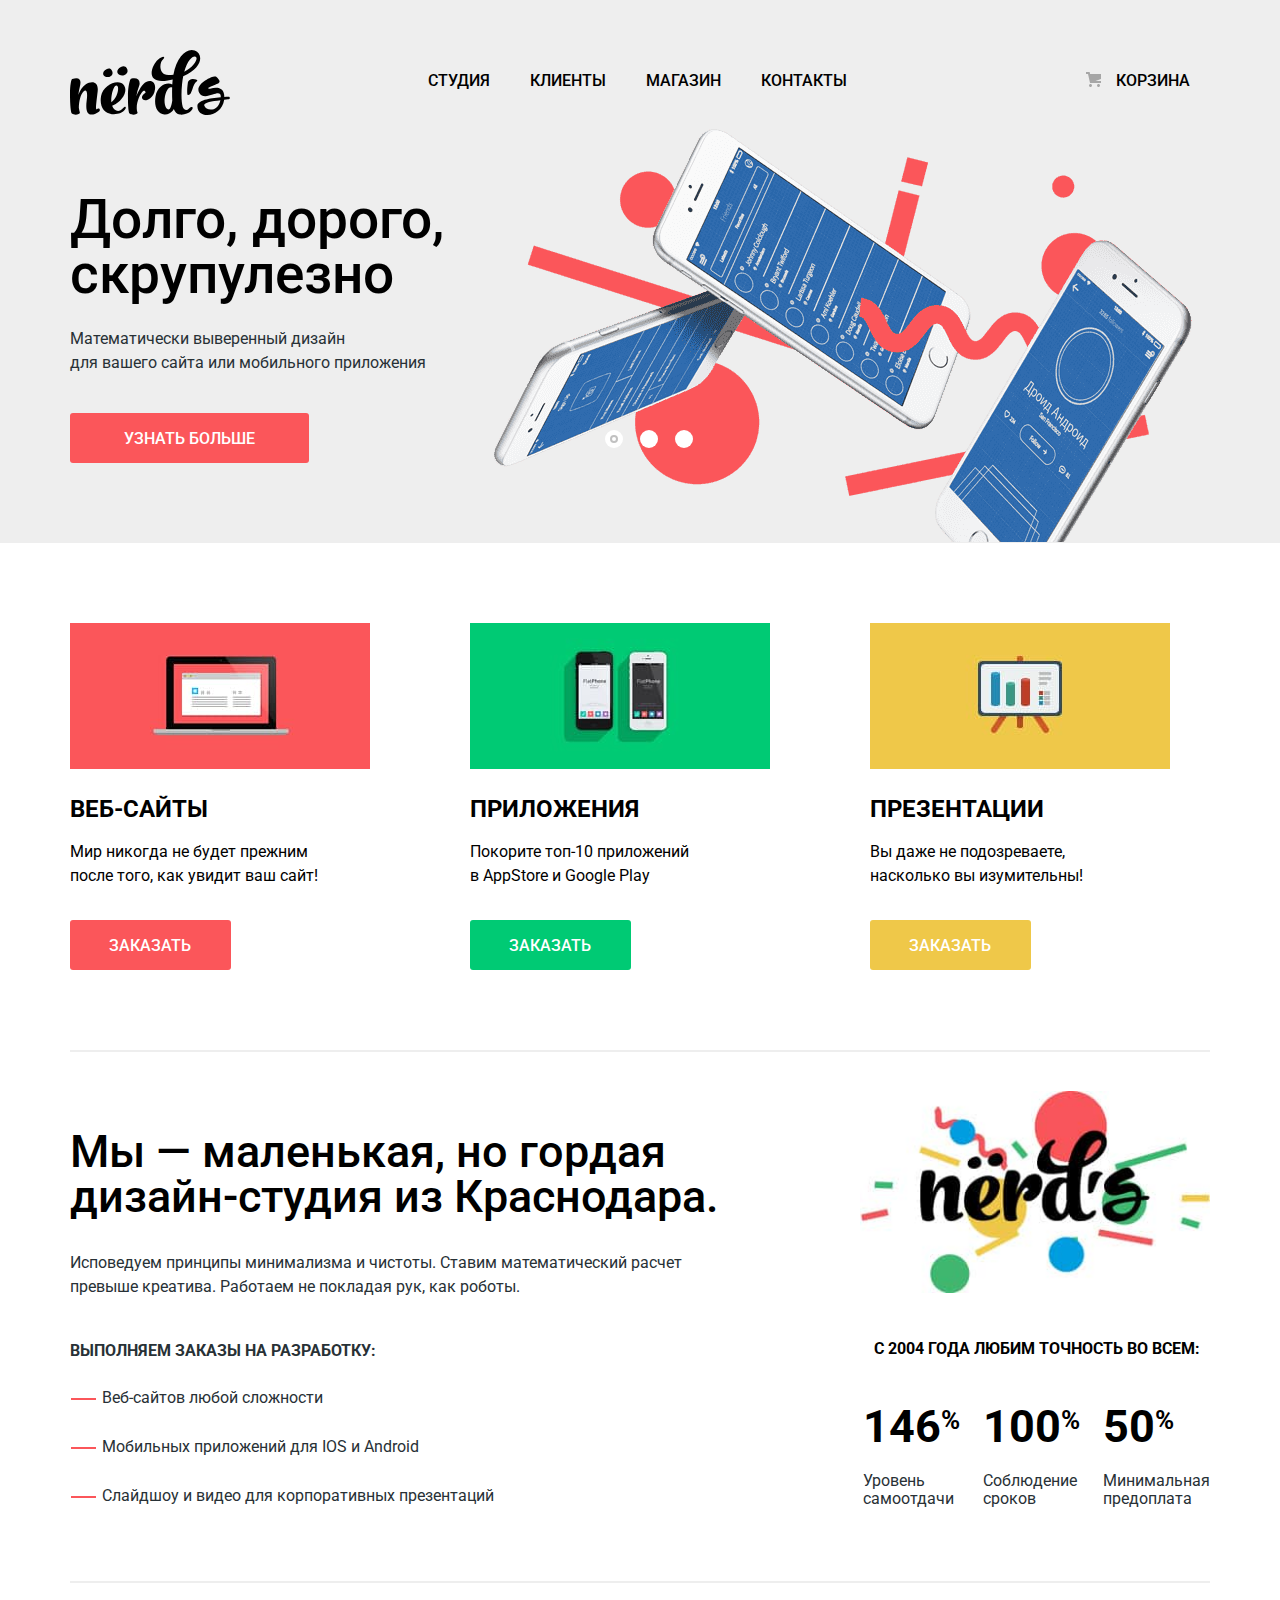
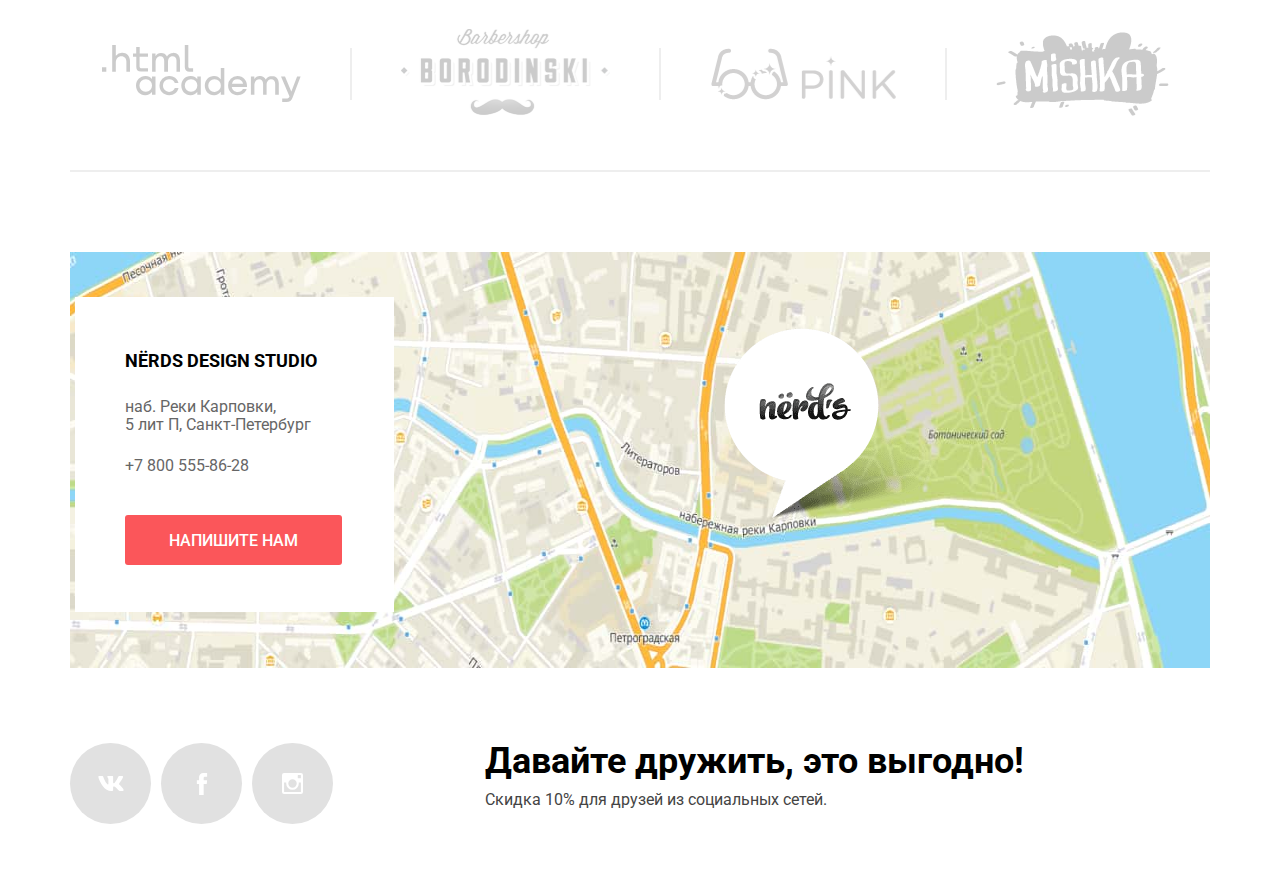
<file: index.html>
<!DOCTYPE html>
<html class="page" lang="ru">

<head>
  <meta charset="utf-8">
  <link rel="icon" href="favicon.ico">
  <link rel="icon" href="img/favicon/icon.svg" type="image/svg+xml">
  <link rel="apple-touch-icon" href="img/favicon/180.png">
  <link rel="manifest" href="manifest.webmanifest">
  <link href="https://fonts.googleapis.com/css2?family=Roboto:wght@400;500;700&display=swap" rel="stylesheet">
  <link rel="stylesheet" href="css/normalize.css">
  <link rel="stylesheet" href="css/style.css">
  <title>Интернет магазин «Nёrds»</title>
</head>

<body class="page-body">
  <header class="main-header">
    <nav class="main-navigation">
      <div class="main-navigation-container">
        <a class="main-header-logo">
          <img src="img/nerds-logo.svg" width="160" height="65" alt="Логотип интернет магазина">
        </a>
        <ul class="site-navigation">
          <li>
            <a href="blank.html">Студия</a>
          </li>
          <li>
            <a href="blank.html">Клиенты</a>
          </li>
          <li>
            <a href="catalog.html">Магазин</a>
          </li>
          <li>
            <a href="blank.html">Контакты</a>
          </li>
        </ul>
        <ul class="user-navigation">
          <li>
            <a class="cart" href="blank.html">Корзина</a>
          </li>
        </ul>
      </div>
    </nav>
  </header>
  <main class="main-page">
    <h1 class="visually-hidden">Интернет магазин «Nёrds»</h1>
    <section class="slider">
      <div class="slider-container slide-1">
        <!--Slide №1-->
        <h2 class="visually-hidden">Преимущества</h2>
        <ul class="slider-list ">
          <li class="slider-item slide slide-current">
            <h2 class="visually-hidden">Первый слайд</h2>
            <p class="slide-text">Долго, дорого,<br>скрупулезно</p>
            <p class="slide-advantage">Математически выверенный дизайн<br>для вашего сайта или мобильного приложения
            </p>
            <a class="button slide-button" href="blank.html">Узнать больше</a>
          </li>
          <!--Slide №2-->
          <li class="slider-item slide ">
            <h2 class="visually-hidden">Второй слайд</h2>
            <p class="slide-text">Любим математику,<br>как никто другой</p>
            <p class="slide-advantage">Никакого креатива, только математические формулы<br>для расчета идеальных
              пропорций
            </p>
            <a class="button slide-button" href="blank.html">Узнать больше</a>
          </li>
          <!--Slide №3-->
          <li class="slider-item slide">
            <h2 class="visually-hidden">Третий слайд</h2>
            <p class="slide-text">Только ночь,<br>только хардкор</p>
            <p class="slide-advantage">Работать днем, как все? Мы против этого.<br>Ближе к полуночи работа только
              начинается
            </p>
            <a class="button slide-button" href="blank.html">Узнать больше</a>
          </li>
        </ul>
        <div class="slider-controls">
          <button class="slider-controls__button current" type="button"></button>
          <button class="slider-controls__button" type="button"></button>
          <button class="slider-controls__button" type="button"></button>
        </div>
      </div>
    </section>
    <div class="container">
      <section class="services">
        <h2 class="visually-hidden">Услуги</h2>
        <ul class="services-list">
          <li class="service-item">
            <h3>Веб-сайты</h3>
            <img src="img/illustration-1.jpg" width="300" height="146" alt="Ноутбук">
            <p>Мир никогда не будет прежним<br>после того, как увидит ваш сайт!</p>
            <button class="button button-red" type="button">Заказать</button>
          </li>
          <li class="service-item">
            <h3>Приложения</h3>
            <img src="img/illustration-2.jpg" width="300" height="146" alt="Мобильные телефоны">
            <p>Покорите топ-10 приложений<br>в AppStore и Google Play</p>
            <button class="button button-green" type="button">Заказать</button>
          </li>
          <li class="service-item">
            <h3>Презентации</h3>
            <img src="img/illustration-3.jpg" width="300" height="146" alt="Плакат">
            <p>Вы даже не подозреваете,<br>насколько вы изумительны!</p>
            <button class="button button-yellow" type="button">Заказать</button>
          </li>
        </ul>
        <hr class="hr-line">
      </section>
      <div class="index-columns">
        <h2 class="visually-hidden">О компании</h2>
        <section class="about-us">
          <h2 class="visually-hidden">Кто мы?</h2>
          <p class="about-us__title">Мы — маленькая, но гордая<br>дизайн-студия из Краснодара.</p>
          <p class="about-us__info">Исповедуем принципы минимализма и чистоты. Ставим математический расчет<br>превыше
            креатива. Работаем не
            покладая рук, как роботы.</p>
          <p class="order-title">Выполняем заказы на разработку:</p>
          <ul class="orders-list">
            <li class="order-item">Веб-сайтов любой сложности</li>
            <li class="order-item">Мобильных приложений для IOS и Android</li>
            <li class="order-item">Слайдшоу и видео для корпоративных презентаций</li>
          </ul>
        </section>
        <section class="results">
          <h2 class="visually-hidden">Что мы любим?</h2>
          <img class="results-logo" src="img/nerds-illustration.jpg" width="360" height="208"
            alt="Логотип интернет магазина">
          <table class="results-table">
            <caption class="results__info"> С 2004 года любим точность во всем:</caption>
            <tr class="results-list">
              <td class="results-number">146<span class="percent">%</span></td>
              <td class="results-number">100<span class="percent">%</span></td>
              <td class="results-number">50<span class="percent">%</span></td>
            </tr>
            <tr class="results-list">
              <td class="results-item">Уровень<br>самоотдачи</td>
              <td class="results-item">Соблюдение<br>сроков</td>
              <td class="results-item">Минимальная<br>предоплата</td>
            </tr>
          </table>
        </section>
      </div>
      <section class="clients">
        <h2 class="visually-hidden">Клиенты</h2>
        <ul class="clients-list">
          <li><a href="https://htmlacademy.ru/intensive/htmlcss"><img src="img/logo-htmlacademy.svg" width="199"
                height="57" alt="Логотип сайта htmlacademy"></a></li>
          <li><img class="vertical-line" src="img/vertical-line.png" width="2" height="52" alt="Разделительная линия">
          </li>
          <li><a><img src="img/logo-barbershop-borodinski.svg" width="209" height="90"
                alt="Логотип сайта Barbershop Borodinski"></a></li>
          <li><img class="vertical-line" src="img/vertical-line.png" width="2" height="52" alt="Разделительная линия">
          </li>
          <li><a><img src="img/logo-pink.svg" width="185" height="52" alt="Логотип сайта Pink"></a></li>
          <li><img class="vertical-line" src="img/vertical-line.png" width="2" height="52" alt="Разделительная линия">
          </li>
          <li><a><img src="img/logo-mishka.svg" width="173" height="84" alt="Логотип сайта Mishka"></a></li>
        </ul>
      </section>
    </div>
    <h2 class="visually-hidden">Контакты</h2>
    <section class="map-contacts">
      <h2 class="visually-hidden">Адрес и местоположение на карте</h2>
      <div class="map-contacts-container">
        <div class="map">
          <img class="map-img" src="img/map.jpg" width="1440" height="416"
            alt="Местоположение интернет магазин «Nёrds» на карте">
          <section class="contacts">
            <h4>Nёrds design studio</h4>
            <p class="address">наб. Реки Карповки,<br>5 лит П, Санкт-Петербург</p>
            <a class="contacts-phone" href="tel:+78005558628">+7 800 555-86-28</a>
            <a class="button contacts__button" href="blank.html">Напишите нам</a>
          </section>
          <div class="map-marker"><img src="img/map-marker-1.png" width="231" height="190" alt="Маркер на карте"></div>
        </div>
      </div>
    </section>
  </main>
  <footer class="main-footer page-footer">
    <div class="container">
      <section class="footer-social">
        <h2 class="visually-hidden">Как нас найти</h2>
        <ul class="social-list">
          <li class="social-item">
            <a class="social-button" href="#">
              <span class="visually-hidden">Вконтакте</span>
              <svg aria-hidden="true" focusable="false" width="26" height="15" viewBox="0 0 128 76">
                <path
                  d="M125,5.15c.89-3,0-5.15-4.23-5.15h-14a6,6,0,0,0-6.09,4S93.59,21.31,83.5,32.59c-3.26,3.26-4.74,4.3-6.52,4.3-.89,0-2.18-1-2.18-4V5.15c0-3.56-1-5.15-4-5.15h-22a3.37,3.37,0,0,0-3.56,3.22c0,3.37,5,4.15,5.56,13.64V37.48c0,4.52-.82,5.34-2.6,5.34-4.74,0-16.29-17.43-23.13-37.38C23.72,1.57,22.38,0,18.8,0H4.8C.8,0,0,1.88,0,4c0,3.71,4.75,22.1,22.1,46.42C33.67,67,50,76,64.8,76c8.9,0,10-2,10-5.45V58c0-4,.84-4.8,3.66-4.8,2.08,0,5.64,1,13.94,9C101.9,71.74,103.46,76,108.8,76h14c4,0,6-2,4.85-6s-5.8-9.64-11.81-16.4c-3.27-3.86-8.16-8-9.64-10.09-2.08-2.67-1.49-3.86,0-6.23,0,0,17-24,18.83-32.18Z"
                  fill="#fff" />
              </svg>
            </a>
          </li>
          <li class="social-item">
            <a class="social-button" href="#">
              <span class="visually-hidden">Фейсбук</span>
              <svg aria-hidden="true" focusable="false" width="12" height="22" viewBox="0 0 10.15 21.74">
                <path
                  d="M3.34 1.12A4.77 4.77 0 0 1 6.53 0h3.61v3.81H7.81a1.07 1.07 0 0 0-1.09.83v2.55h3.42c-.08 1.23-.24 2.45-.41 3.67h-3v10.87H2.21V10.86H0V7.21h2.19V3.66a3.83 3.83 0 0 1 1.15-2.54z"
                  fill="#fff" />
              </svg>
            </a>
          </li>
          <li class="social-item">
            <a class="social-button" href="#">
              <span class="visually-hidden">Инстаграм</span>
              <svg aria-hidden="true" focusable="false" width="21" height="21" viewBox="0 0 20 20">
                <path
                  d="M18 0H2a2 2 0 0 0-2 2v16a2 2 0 0 0 2 2h16a2 2 0 0 0 2-2V2a2 2 0 0 0-2-2zm-8 6a4 4 0 1 1-4 4 4 4 0 0 1 4-4zM2.5 18a.47.47 0 0 1-.5-.5V9h2.1a3.4 3.4 0 0 0-.1 1 6 6 0 1 0 12 0 3.4 3.4 0 0 0-.1-1H18v8.5a.47.47 0 0 1-.5.5zM18 4.5a.47.47 0 0 1-.5.5h-2a.47.47 0 0 1-.5-.5v-2a.47.47 0 0 1 .5-.5h2a.47.47 0 0 1 .5.5z"
                  fill="#fff" />
              </svg>
            </a>
          </li>
        </ul>
      </section>
      <section class="footer-info">
        <h2 class="visually-hidden">Специальное предложение</h2>
        <p class="footer-text">Давайте дружить, это выгодно!</p>
        <p class="footer-sale">Скидка 10% для друзей из социальных сетей.</p>
      </section>
    </div>
  </footer>
  <!--Popup-->
  <section class="modal modal-email">
    <h2>Напишите нам</h2>
    <form class="modal-form" action="https://echo.htmlacademy.ru" method="post">
      <p class="modal-item modal-item__name ">
        <label for="username-field">Ваше имя:</label>
        <input class="login-icon-user" id="username-field" type="text" name="username" placeholder="Имя Фамилия">
      </p>
      <p class="modal-item modal-item__email">
        <label for="email-field">Ваш email:</label>
        <input class="login-icon-email" id="email-field" type="email" name="mail" placeholder="email@example.com">
      </p>
      <p class="modal-item modal-item__textarea">
        <label for="textarea-field" class="textarea-title">Текст письма:</label>
        <textarea id="textarea-field" name="letter" cols="30" rows="10" placeholder="В свободной форме"></textarea>
      </p>
      <button class="button button-email" type="submit" value="Отправить">Отправить</button>
    </form>
    <button class="modal-close" type="button">
      <span class="visually-hidden">Закрыть</span>
    </button>
  </section>

  <script src="js/popup.js"></script>

</body>

</html>
</file>
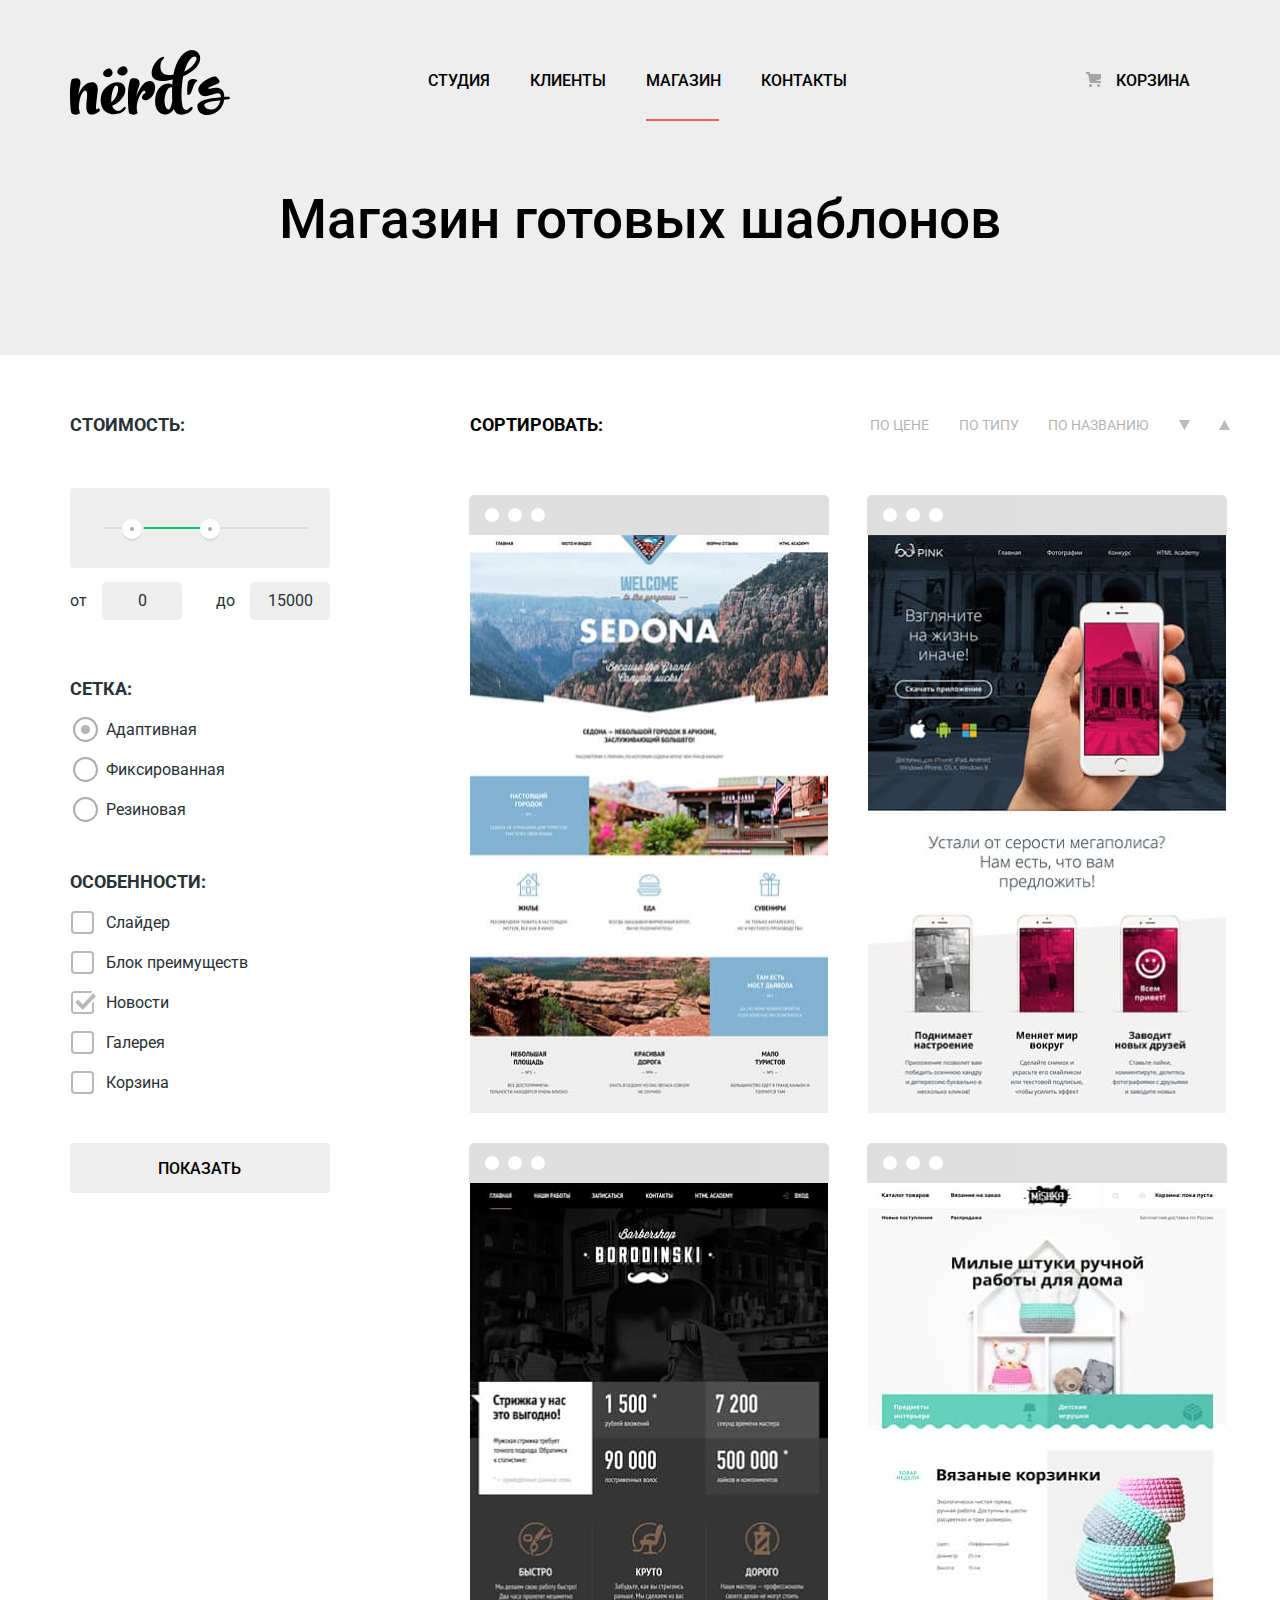
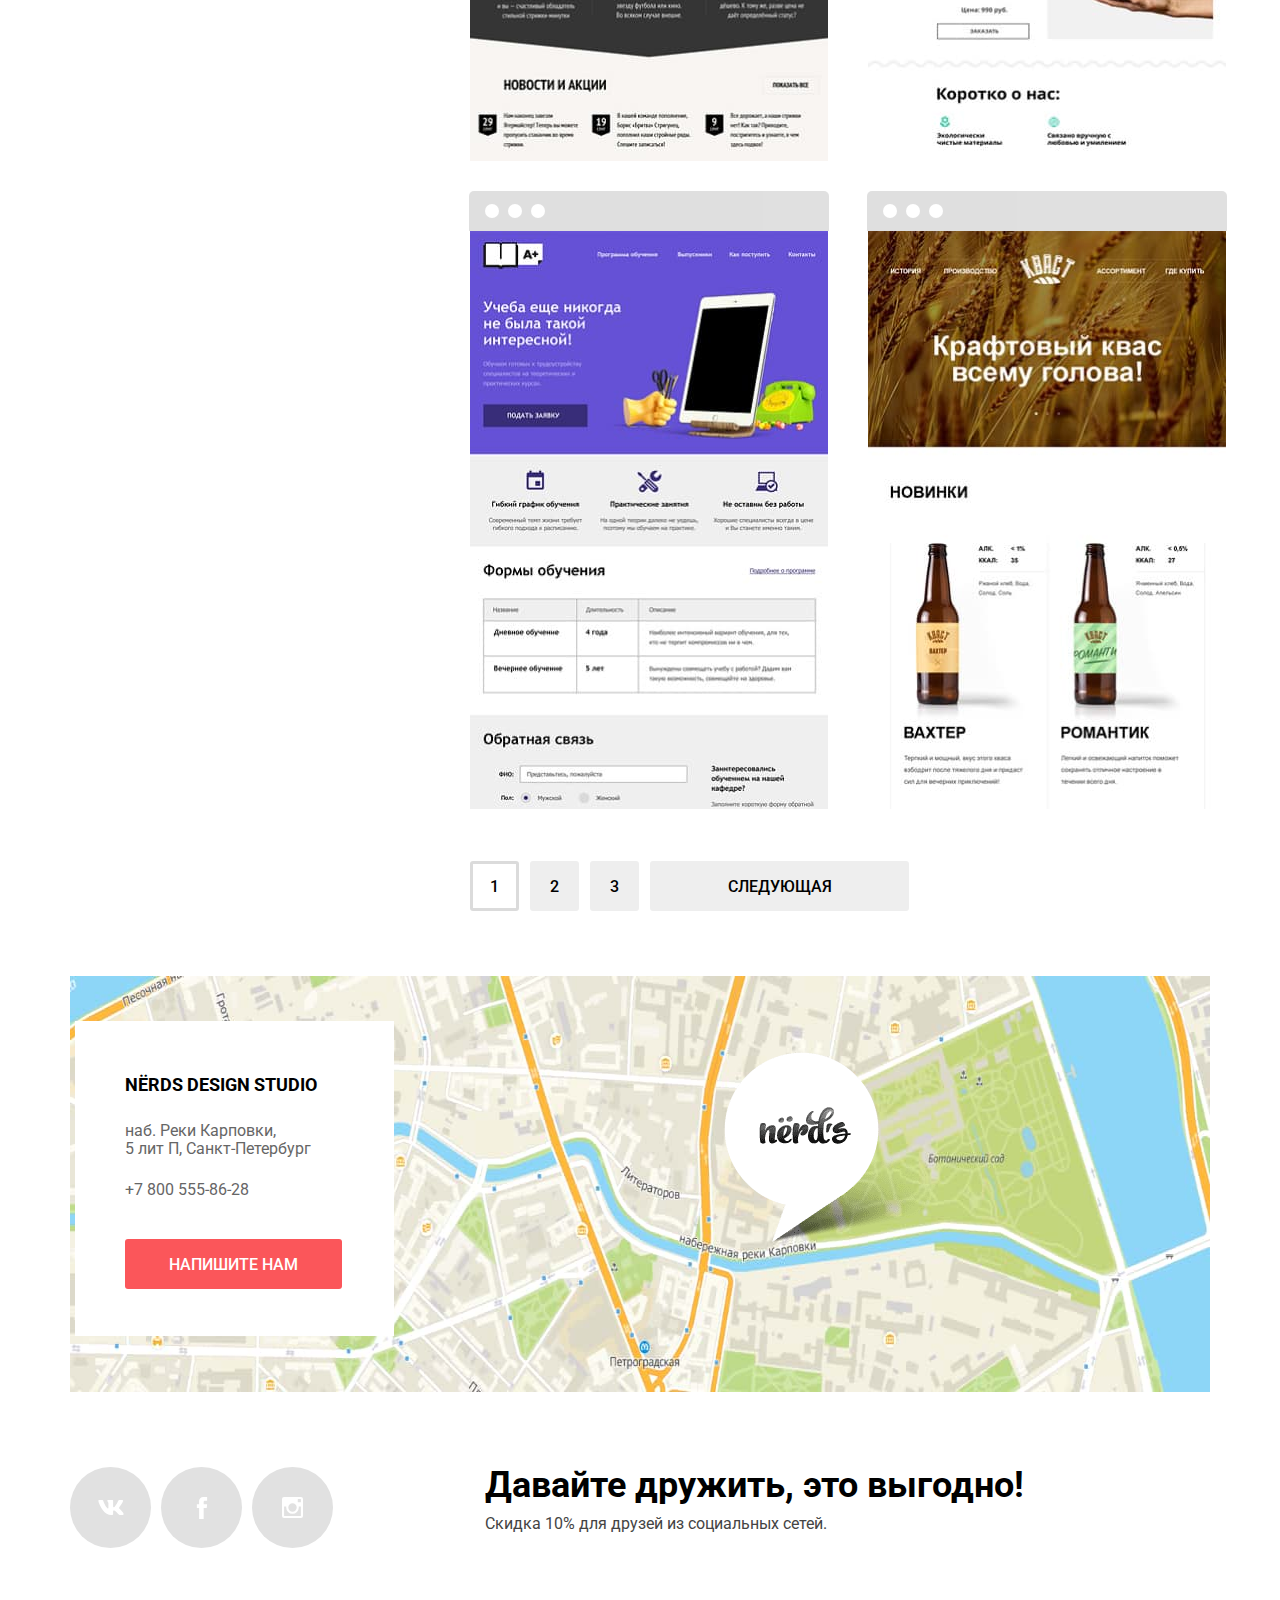
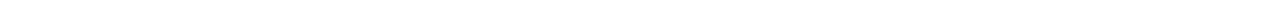
<file: catalog.html>
<!DOCTYPE html>
<html lang="ru">

<head>
  <meta charset="UTF-8">
  <link rel="icon" href="favicon.ico">
  <link rel="icon" href="img/favicon/icon.svg" type="image/svg+xml">
  <link rel="apple-touch-icon" href="img/favicon/180.png">
  <link rel="manifest" href="manifest.webmanifest">
  <link href="https://fonts.googleapis.com/css2?family=Roboto:wght@400;500;700&display=swap" rel="stylesheet">
  <link rel="stylesheet" href="css/normalize.css">
  <link rel="stylesheet" href="css/style.css">
  <title>Интернет магазин «Nёrds»</title>
</head>

<body class="page-body inner-page">
  <header class="main-header-catalog">
    <nav class="main-navigation">
      <div class="main-navigation-container">
        <a class="main-header-logo" href="index.html">
          <img src="img/nerds-logo.svg" width="160" height="65" alt="Логотип интернет магазина">
        </a>
        <ul class="site-navigation">
          <li>
            <a href="blank.html">Студия</a>
          </li>
          <li>
            <a href="blank.html">Клиенты</a>
          </li>
          <li class="site-navigation-current">
            <a href="catalog.html">Магазин</a>
          </li>
          <li>
            <a href="blank.html">Контакты</a>
          </li>
        </ul>
        <ul class="user-navigation">
          <li>
            <a class="cart" href="blank.html">Корзина</a>
          </li>
        </ul>
      </div>
    </nav>
    <div class="page-title-bar">
      <h1 class="page-title">Магазин готовых шаблонов</h1>
    </div>
  </header>
  <main class="page-catalog container">
    <section class="sort">
      <h2 class="visually-hidden">Сортировка</h2>
      <p class="sort-subtitle">Сортировать:</p>
      <ul class="sort-list">
        <li class="sort-item"><a href="#">По цене</a></li>
        <li class="sort-item"><a href="#">По типу</a></li>
        <li class="sort-item"><a href="#">По названию</a></li>
        <li class="sort-item"><a href="#"><img src="img/icon-down-dir.svg" width="11" height="10" alt="Стрелка вниз"></a></li>
        <li class="sort-item"><a href="#"><img src="img/icon-up-dir.svg" width="11" height="10" alt="Стрелка вверх"></a></li>
      </ul>
    </section>
    <section class="filters">
      <h2 class="visually-hidden">Фильтр товаров</h2>
      <form class="filter" action="https://echo.htmlacademy.ru" method="post">
        <fieldset class="filter-cost">
          <legend>Стоимость:</legend>
          <div class="filter-range">
            <div class="range-controls">
              <div class="scale">
                <div class="bar" style="width: 30%; margin-left: 20%;"></div>
              </div>
              <div class="toggle toggle-min" tabindex="0" style="left: 20%;"></div>
              <div class="toggle toggle-max" tabindex="0" style="left: 50%;"></div>
            </div>
            <div class="price-controls">
              <label for="from" class="min-price">
                от
                <input id="from" type="text" name="min-price" value="0">
              </label>
              <label for="before" class="max-price">
                до
                <input id="before" type="text" name="max-price" value="15000">
              </label>
            </div>
          </div>
        </fieldset>
        <fieldset class="grid">
          <legend>Сетка:</legend>
          <ul class="grid-list">
            <li class="grid-item">
              <input class="grid-input-radio visually-hidden" id="filter-adaptive" type="radio" name="grid"
                value="adaptive" checked>
              <label for="filter-adaptive">Адаптивная</label>
            </li>
            <li class="grid-item">
              <input class="grid-input-radio visually-hidden" id="filter-fixed" type="radio" name="grid" value="fixed">
              <label for="filter-fixed">Фиксированная</label>
            </li>
            <li class="grid-item">
              <input class="grid-input-radio visually-hidden" id="filter-rubber" type="radio" name="grid"
                value="rubber">
              <label for="filter-rubber">Резиновая</label>
            </li>
          </ul>
        </fieldset>
        <fieldset class="features">
          <legend>Особенности:</legend>
          <ul class="features-list">
            <li class="feature-item">
              <input class="feature-input-checkbox visually-hidden" id="filter-slider" type="checkbox" name="slider">
              <label for="filter-slider">Слайдер</label>
            </li>
            <li class="feature-item">
              <input class="feature-input-checkbox visually-hidden" id="filter-advantages-block" type="checkbox"
                name="advantages-block">
              <label for="filter-advantages-block">Блок преимуществ</label>
            </li>
            <li class="feature-item">
              <input class="feature-input-checkbox visually-hidden" id="filter-news" type="checkbox" name="news"
                checked>
              <label for="filter-news">Новости</label>
            </li>
            <li class="feature-item">
              <input class="feature-input-checkbox visually-hidden" id="filter-gallery" type="checkbox" name="gallery">
              <label for="filter-gallery">Галерея</label>
            </li>
            <li class="feature-item">
              <input class="feature-input-checkbox visually-hidden" id="filter-basket" type="checkbox" name="basket">
              <label for="filter-basket">Корзина</label>
            </li>
          </ul>
        </fieldset>
        <p>
          <button class="button button__filter" type="submit">Показать</button>
        </p>
      </form>
    </section>
    <section class="templates">
      <h2 class="visually-hidden">Примеры готовых шаблонов</h2>
      <ul class="templates-list">
        <li class="template-item">
          <div class="template-cap">
            <ul class="template-cap-list">
              <li class="template-cap-item"></li>
              <li class="template-cap-item"></li>
              <li class="template-cap-item"></li>
            </ul>
          </div>
          <div class="template-info">
            <a class="template-name" href="#">Sedona</a>
            <p class="template-description">Информационный сайт<br>для туристов</p>
            <button class="button button-price">9 900 &#8381;</button>
          </div>
          <img class="template-img" src="img/catalog/img-sedona.jpg" width="358" height="578" alt="Сайт-Sedona">
        </li>
        <li class="template-item">
          <div class="template-cap">
            <ul class="template-cap-list">
              <li class="template-cap-item"></li>
              <li class="template-cap-item"></li>
              <li class="template-cap-item"></li>
            </ul>
          </div>
          <div class="template-info">
            <a class="template-name" href="#">Pink app</a>
            <p class="template-description">Продуктовый лендинг<br>приложения для iOS и Android</p>
            <button class="button button-price">9 900 &#8381;</button>
          </div>
          <img class="template-img" src="img/catalog/img-pink.jpg" width="358" height="578" alt="Сайт-Pink app">
        </li>
        <li class="template-item">
          <div class="template-cap">
            <ul class="template-cap-list">
              <li class="template-cap-item"></li>
              <li class="template-cap-item"></li>
              <li class="template-cap-item"></li>
            </ul>
          </div>
          <div class="template-info">
            <a class="template-name" href="#">Barbershop</a>
            <p class="template-description">Сайт салона красоты.<br>Для мужчин, да.</p>
            <button class="button button-price">9 900 &#8381;</button>
          </div>
          <img class="template-img" src="img/catalog/img-barbershop.jpg" width="358" height="578" alt="Сайт-Barbershop">
        </li>
        <li class="template-item">
          <div class="template-cap">
            <ul class="template-cap-list">
              <li class="template-cap-item"></li>
              <li class="template-cap-item"></li>
              <li class="template-cap-item"></li>
            </ul>
          </div>
          <div class="template-info">
            <a class="template-name" href="#">Mishka</a>
            <p class="template-description">Интернет-магазин<br>вязаных игрушек</p>
            <button class="button button-price">9 900 &#8381;</button>
          </div>
          <img class="template-img" src="img/catalog/img-mishka.jpg" width="358" height="578" alt="Сайт-Mishka">
        </li>
        <li class="template-item">
          <div class="template-cap">
            <ul class="template-cap-list">
              <li class="template-cap-item"></li>
              <li class="template-cap-item"></li>
              <li class="template-cap-item"></li>
            </ul>
          </div>
          <div class="template-info">
            <a class="template-name" href="#">A plus</a>
            <p class="template-description">Лендинг курсов повышения<br>квалификации</p>
            <button class="button button-price">9 900 &#8381;</button>
          </div>
          <img class="template-img" src="img/catalog/img-aplus.jpg" width="358" height="578" alt="Сайт-A plus">
        </li>
        <li class="template-item">
          <div class="template-cap">
            <ul class="template-cap-list">
              <li class="template-cap-item"></li>
              <li class="template-cap-item"></li>
              <li class="template-cap-item"></li>
            </ul>
          </div>
          <div class="template-info">
            <a class="template-name" href="#">Кваст</a>
            <p class="template-description">Промо-сайт производителя<br>крафтового кваса</p>
            <button class="button button-price">9 900 &#8381;</button>
          </div>
          <img class="template-img" src="img/catalog/img-kvast.jpg" width="358" height="578" alt="Сайт-Кваст">
        </li>
      </ul>
      <ul class="pagination-list">
        <li class="pagination-item"><a class="pagination-item__number pagination-item-current">1</a></li>
        <li class="pagination-item"><a class="pagination-item__number " href="#">2</a></li>
        <li class="pagination-item"><a class="pagination-item__number" href="#">3</a></li>
        <li class="pagination-item pagination-item__next"><a class="pagination-item__number" href="#">Следующая</a></li>
      </ul>
    </section>
  </main>
  <section class="map-contacts">
    <h2 class="visually-hidden">Адрес и местоположение на карте</h2>
    <div class="map-contacts-container">
      <div class="map"><img class="map-img" src="img/map.jpg" width="1440" height="416"
          alt="Местоположение интернет магазин «Nёrds» на карте">
        <section class="contacts">
          <h4>Nёrds design studio</h4>
          <p class="address">наб. Реки Карповки,<br>5 лит П, Санкт-Петербург</p>
          <a class="contacts-phone" href="tel:+78005558628">+7 800 555-86-28</a>
          <a class="button contacts__button" href="blank.html">Напишите нам</a>
        </section>
        <div class="map-marker"><img src="img/map-marker-1.png" width="231" height="190" alt="Маркер на карте"></div>
      </div>
    </div>
  </section>
  <footer class="main-footer page-footer">
    <div class="container">
      <section class="footer-social">
        <h2 class="visually-hidden">Как нас найти</h2>
        <ul class="social-list">
          <li class="social-item">
            <a class="social-button" href="#">
              <span class="visually-hidden">Вконтакте</span>
              <svg aria-hidden="true" focusable="false" width="26" height="15" viewBox="0 0 128 76">
                <path
                  d="M125,5.15c.89-3,0-5.15-4.23-5.15h-14a6,6,0,0,0-6.09,4S93.59,21.31,83.5,32.59c-3.26,3.26-4.74,4.3-6.52,4.3-.89,0-2.18-1-2.18-4V5.15c0-3.56-1-5.15-4-5.15h-22a3.37,3.37,0,0,0-3.56,3.22c0,3.37,5,4.15,5.56,13.64V37.48c0,4.52-.82,5.34-2.6,5.34-4.74,0-16.29-17.43-23.13-37.38C23.72,1.57,22.38,0,18.8,0H4.8C.8,0,0,1.88,0,4c0,3.71,4.75,22.1,22.1,46.42C33.67,67,50,76,64.8,76c8.9,0,10-2,10-5.45V58c0-4,.84-4.8,3.66-4.8,2.08,0,5.64,1,13.94,9C101.9,71.74,103.46,76,108.8,76h14c4,0,6-2,4.85-6s-5.8-9.64-11.81-16.4c-3.27-3.86-8.16-8-9.64-10.09-2.08-2.67-1.49-3.86,0-6.23,0,0,17-24,18.83-32.18Z"
                  fill="#fff" />
              </svg>
            </a>
          </li>
          <li class="social-item">
            <a class="social-button" href="#">
              <span class="visually-hidden">Фейсбук</span>
              <svg aria-hidden="true" focusable="false" width="12" height="22" viewBox="0 0 10.15 21.74">
                <path
                  d="M3.34 1.12A4.77 4.77 0 0 1 6.53 0h3.61v3.81H7.81a1.07 1.07 0 0 0-1.09.83v2.55h3.42c-.08 1.23-.24 2.45-.41 3.67h-3v10.87H2.21V10.86H0V7.21h2.19V3.66a3.83 3.83 0 0 1 1.15-2.54z"
                  fill="#fff" />
              </svg>
            </a>
          </li>
          <li class="social-item">
            <a class="social-button" href="#">
              <span class="visually-hidden">Инстаграм</span>
              <svg aria-hidden="true" focusable="false" width="21" height="21" viewBox="0 0 20 20">
                <path
                  d="M18 0H2a2 2 0 0 0-2 2v16a2 2 0 0 0 2 2h16a2 2 0 0 0 2-2V2a2 2 0 0 0-2-2zm-8 6a4 4 0 1 1-4 4 4 4 0 0 1 4-4zM2.5 18a.47.47 0 0 1-.5-.5V9h2.1a3.4 3.4 0 0 0-.1 1 6 6 0 1 0 12 0 3.4 3.4 0 0 0-.1-1H18v8.5a.47.47 0 0 1-.5.5zM18 4.5a.47.47 0 0 1-.5.5h-2a.47.47 0 0 1-.5-.5v-2a.47.47 0 0 1 .5-.5h2a.47.47 0 0 1 .5.5z"
                  fill="#fff" />
              </svg>
            </a>
          </li>
        </ul>
      </section>
      <section class="footer-info">
        <h2 class="visually-hidden">Специальное предложение</h2>
        <p class="footer-text">Давайте дружить, это выгодно!</p>
        <p class="footer-sale">Скидка 10% для друзей из социальных сетей.</p>
      </section>
    </div>
  </footer>
</body>

</html>
</file>
<file: css/style.css>
/* Variables */

:root {
  --basic-extra-super-light-khaki: #e6e6e6;
  --basic-extra-light-khaki: #999999;
  --basic-light-khaki: #C1C1C1;
  --basic-khaki: #ABABAB;
  --basic-extra-super-light-black: #d9d9d9;
  --basic-extra-light-black: #D7DCDF;
  --basic-light-black: #4D4D4D;
  --basic-black: #000000;
  --basic-light-brown: #DFDFDF;
  --basic-extra-super-light-brown: #bfbfbf;
  --basic-extra-light-brown: #D5D5D5;
  --basic-extra-dark: #283136;
  --basic-light-dark: #666666;
  --basic-extra-light-dark: #B4B9BB;
  --basic-extra-super-light-grey: #E1E1E1;
  --basic-grey: #444444;
  --basic-light-grey: #EEEEEE;
  --basic-extra-super-light-dark: #ffffff;
  --basic-extra-light-grey: #D7DCDE;
  --basic-light-white: #DBDBDB;
  --basic-white: #FFFFFF;
  --basic-light-red:#FB565A;
  --basic-red: #E74246;
  --basic-extra-red: #D7373B;
  --basic-light-green: #00CA74;
  --basic-green: #00BC6C;
  --basic-extra-green: #00AA62;
  --basic-light-yellow: #EFC849;
  --basic-yellow: #EAB534;
  --basic-extra-yellow: #E5A722;
}

  /* Global */

.page-body {
  min-width: 1160px;
  margin: 0;
  padding: 0;
  font-family: "Roboto", Arial, sans-serif;
  font-size: 16px;
  line-height: 24px;
  font-weight: 400;
  text-transform: uppercase;
  color: var(--basic-black);
  background-color: var(--basic-white);
  min-height: 100%;
  display: grid;
  grid-template-rows: min-content 1fr min-content;
  align-content: start;
}

a {
  text-decoration: none;
}

img {
  max-width: 100%;
  height: auto;
}

.visually-hidden {
  position: absolute;
  width: 1px;
  height: 1px;
  margin: -1px;
  border: 0;
  padding: 0;
  white-space: nowrap;
  clip-path: inset(100%);
  clip: rect(0 0 0 0);
  overflow: hidden;
}

/* Lists */

.site-navigation,
.user-navigation,
.slider-list,
.sort-list,
.pagination-list,
.services-list,
.orders-list,
.clients-list,
.social-list,
.grid-list,
.features-list,
.templates-list {
  list-style: none;
  margin: 0;
  padding: 0;
}

/* Grid */

.page {
  height: 100%;
}

/* Main-header */

.main-header-catalog {
  background-color: var(--basic-light-grey);
  margin-bottom: 55px;
}

.main-header-logo {
  width: 160px;
  height: 65px;
}

/* Main-navigation */

.main-navigation {
  font-weight: 500;
  line-height: 30px;
  background-color: var(--basic-light-grey);
}

.main-navigation a:hover {
  opacity: 0.7;
}

.main-navigation a:active {
  opacity: 0.3;
}

.main-navigation-container {
  display: flex;
  justify-content: space-between;
  width: 1140px;
  margin: 0 auto;
  padding: 0 10px;
  padding-top: 49px;
  padding-bottom: 10px;
}

.site-navigation {
  display: flex;
  flex-wrap: wrap;
  width: 465px;
}

.site-navigation-current {
  position: relative;
}

 .site-navigation-current::before {
  position: absolute;
  content: "";
  width: 73px;
  height: 2px;
  top: 70px;
  left: 20px;
  background-color: var(--basic-light-red);
}

.user-navigation {
  max-width: 200px;
}

/* Cart */

.user-navigation .cart {
  position: relative;
  padding-left: 65px;
}

.cart::before {
  position: absolute;
  left: 35px;
  top: 23px;
  content: "";
  width: 15px;
  height: 15px;
  background-image: url("../img/cart-icon.svg");
  background-repeat: no-repeat;
  background-position: 0 0;
}

/* User navigation and Site-navigation */

.site-navigation-current a:not([href]) {
  background-color: var(--basic-red);
}

.site-navigation a,
.user-navigation a {
  display: block;
  padding: 17px 20px;
  color: var(--basic-black);
}

.site-navigation a:hover,
.user-navigation a:hover {
  color: var(--basic-light-red);
}

.site-navigation a:focus,
.user-navigation a:focus {
  color: var(--basic-black);
  opacity: 0.3;
}

/* Container */

.container {
  width: 1140px;
  margin: 0 auto;
  padding: 0 10px;
}

/* Slider */

.slide-1 {
  background-image: url(../img/nerds-index-slide-1.png);
}

.slide-2 {
 background-image: url(../img/nerds-index-slide-2.png);
}

.slide-3 {
 background-image: url(../img/nerds-index-slide-3.png);
}

.slider  {
  position: relative;
  text-transform: none;
  background-color: var(--basic-light-grey);
  margin-bottom: 80px;
  background-repeat: no-repeat;
  background-position: 370px -4px;
}

.slider-container {
  margin: 0 auto;
  position: relative;
  padding: 0 10px;
  width: 1140px;
  background-repeat: no-repeat;
  background-position: 400px -13px;
  padding-top: 68px;
}

.slide {
  display: none;
}

.slide-current {
  display: block;
}

.slide-text {
  font-size: 55px;
  font-weight: 500;
  line-height: 55px;
  margin: 0;
  margin-bottom: 25px;
}

.slide-advantage {
  margin: 0;
  margin-bottom: 38px;
  color: var(--basic-extra-dark);
}

.slide-button {
  padding: 17px 54px 15px;
  margin-bottom: 80px;
}

.slide-img {
  width: 760px;
  height: 431px;
}

.slider-controls {
  display: flex;
  justify-content: space-between;
  flex-wrap: wrap;
  width: 88px;
  position: absolute;
  bottom: 95px;
  left: 545px;
}

.slider-controls__button {
  position: relative;
  padding: 0;
  width: 18px;
  height: 18px;
  background-color: var(--basic-white);
  border: none;
  border-radius: 50px;
  cursor: pointer;
}

.slider-controls .current::before {
  position: absolute;
  content: "";
  width: 4px;
  height: 4px;
  top: 5px;
  left: 5px;
  border-radius: 50%;
  border: 2px solid var(--basic-light-khaki);
}

/* Services */

.services {
  margin-bottom: 39px;
}

.services-list {
  display: flex;
  flex-wrap: wrap;
}

.service-item {
  width: 300px;
  display: flex;
  flex-direction: column;
  margin-right: 100px;
  margin-bottom: 40px;
}

.service-item:nth-child(3n) {
  margin-right: 0;
}

.service-item h3 {
  font-size: 24px;
  line-height: 30px;
  font-weight: 700;
  margin: 0;
  margin-bottom: 16px;
}

.service-item img {
  order: -1;
  margin-bottom: 25px;
  height: 146px;
  width: 300px;
}

.service-item p {
  text-transform: none;
  margin: 0 0;
  margin-bottom: 32px;
}

.hr-line {
  margin-top: 40px;
	padding: 0;
	height: 0;
	border: none;
	border-top: 2px solid var(--basic-light-grey);
}

/* Button */

.button {
  display: inline-block;
  font: inherit;
  line-height: 18px;
  font-weight: 500;
  text-align: center;
  vertical-align: middle;
  color: var(--basic-white);
  text-transform: uppercase;
  background-color: var(--basic-light-red);
  border: none;
  border-radius: 3px;
}

.button:hover {
  background-color: var(--basic-red);
}

.button:focus {
  background-color: var(--basic-extra-red);
}

.button:active {
  background-color: var(--basic-extra-red);
  opacity: 0.3;
  box-shadow: inset 0px 3px 0px var(--basic-extra-super-light-khaki);
}

/* Button-red */

.button-red,
.button-green,
.button-yellow {
  align-self: flex-start;
  padding: 17px 40px 15px 39px;
}

/* Button-green */

.button-green {
  background-color: var(--basic-light-green);
}

.button-green:hover,
.button-green:active {
  background-color: var(--basic-green);
}

.button-green:focus {
  background-color: var(--basic-extra-green);
}

/* Button-yellow */

.button-yellow {
  background-color: var(--basic-light-yellow);
}

.button-yellow:hover,
.button-yellow:active {
  background-color: var(--basic-yellow);
}

.button-yellow:focus {
  background-color: var(--basic-extra-yellow);
}

/* Index-columns */

.index-columns {
  display: flex;
  justify-content: space-between;
  margin-bottom: 70px;
}

.about-us {
  width: 660px;
  color: var(--basic-extra-dark);
  margin-top: 38px;
}

.about-us__title {
  font-size: 45px;
  line-height: 45px;
  font-weight: 500;
  text-transform: none;
  color: var(--basic-black);
  margin: 0;
  margin-bottom: 32px;
}

.about-us__info {
  text-transform: none;
  margin: 0;
  margin-bottom: 40px;
}

.order-title {
  font-weight: 700;
  margin: 0;
  margin-bottom: 23px;
}

.order-item {
  position: relative;
  margin-bottom: 25px;
  padding-left: 32px;
  text-transform: none;
}

.order-item::before {
  content: "";
  position: absolute;
  top: 12px;
  left: 1px;
  width: 25px;
  height: 2px;
  background-color: var(--basic-light-red);
}

.order-item:last-child  {
  margin: 0;
}

/* results */

.results {
  width: 350px;
}

.results-logo {
  margin-bottom: 37px;
}

.results__info {
  font-weight: 700;
  margin: 0;
  margin-bottom: 31px;
  text-align: center;
}

.results-number {
  font-weight: 700;
  font-size: 45px;
  line-height: 64px;
  padding-bottom: 10px;
  padding-right: 20px;
}

.percent {
  font-weight: 700;
  font-size: 26px;
  line-height: 40px;
  vertical-align: text-top;
}

.results-item {
  text-transform: none;
  font-weight: 400;
  font-size: 16px;
  line-height: 18px;
  color: var(--basic-extra-dark);
}

/* Clients */

.clients {
  border: 2px solid var(--basic-light-grey);
  padding: 46px 41px 44px 32px;
  border-right: none;
  border-left: none;
  margin-bottom: 80px;
}

.clients-list {
  display: flex;
  justify-content: space-between;
  align-items: center;
  flex-wrap: wrap;
 }

 .vertical-line {
   height: 52px;
   width: 2px;
 }

 .clients-list a {
  opacity: 0.2;
}

.clients-list a:hover {
  opacity: 1;
}

.clients-list a:active {
  opacity: 0.1;
}

/* Contacts */

.contacts {
  display: flex;
  flex-direction: column;
  align-items: flex-start;
  width: 219px;
}

.contacts h4 {
  font-size: 18px;
  line-height: 30px;
  font-weight: 700;
  margin: 0;
  margin-bottom: 22px;
}

.contacts p {
  font-size: 16px;
  line-height: 18px;
  font-weight: 400;
  text-transform: none;
  color: var(--basic-light-dark);
  margin: 0;
}

.contacts-phone {
  color: var(--basic-light-dark);
}

.contacts__button {
  padding: 17px 44px 15px;
}

/* Footer */

.main-footer .container {
  display: flex;
}

.footer-social {
  width: 275px;
  margin-right: 140px;
}

.social-list {
  display: flex;
  flex-wrap: wrap;
}

.social-item {
  margin-right: 10px;
  margin-bottom: 5px;
}

.social-button  {
  display: flex;
  justify-content: center;
  align-items: center;
  flex-wrap: wrap;
  width: 81px;
  height: 81px;
  border-radius: 50px;
  background-color: var(--basic-extra-super-light-grey);
}

.social-button:hover {
  background-color: var(--basic-red);
}

.social-button:active {
  box-shadow: inset 0px 3px 0px var(--basic-extra-super-light-khaki);
  background-color: var(--basic-extra-red);
}

.social-button:focus path {
  opacity: 0.3;
}

.footer-info {
  width: 560px;
}

.footer-text {
  font-size: 36px;
  font-weight: 700;
  line-height: 36px;
  text-transform: none;
  margin: 0;
  margin-bottom: 10px;
}

.footer-sale {
  line-height: 22px;
  color: var(--basic-grey);
  text-transform: none;
  margin: 0;
  margin-bottom: 80px;
}

/* Popup */

.modal {
  display: none;
  position: fixed;
  top: 0;
  bottom: 0;
  right: 0;
  left: 0;
  margin: auto;
  font-size: 16px;
  line-height: 18px;
  font-weight: 700;
  text-transform: none;
  background-color: var(--basic-white);
  box-shadow: 0px 20px 40px var(--basic-extra-light-khaki);
}

.modal-show {
  display: block;
}

.modal-email {
  top: auto;
  bottom: 180px;
  width: 760px;
  padding: 63px 100px 84px 100px;
}

.modal-item {
  width: 360px;
  margin-top: 0;
}

.modal-item label {
  display: block;
  margin-bottom: 9px;
}

.modal-form {
  display: grid;
  grid-template-columns: 400px 360px;
  grid-template-areas:
  "name email"
  "textarea textarea";
}

.modal-item__name {
  grid-area: name;
  margin-bottom: 34px;
}

.modal-item__email {
  grid-area: email;
}

.modal-item__textarea {
  grid-area: textarea;
  margin-bottom: 47px;
  width: 760px;
}

.modal-item__textarea textarea {
  width: 727px;
  padding: 16px;
  height: 82px;
  border: 2px solid var(--basic-extra-light-grey);
}

.textarea-title {
  margin: 0;
  margin-bottom: 9px;
}

.modal-form input[type="text"],
.modal-form input[type="email"] {
  font-size: 16px;
  font-weight: 400;
  line-height: 18px;
  color: var(--basic-grey);
  border: 2px solid var(--basic-extra-light-grey);
  width: 360px;
  padding: 10px 20px;
  box-sizing: border-box;
}

.modal h2 {
  font-size: 45px;
  line-height: 52px;
  margin: 0;
  margin-bottom: 37px;
}

.modal-item input:hover {
  border: 2px solid var(--basic-extra-light-dark);
}

.modal-item input:focus {
  border: 2px solid var(--basic-black);
}

.modal-item input:invalid {
  border: 2px solid var(--basic-red);
}

.modal-close {
  position: absolute;
  width: 21px;
  height: 21px;
  top: 81px;
  right: 91px;
  border: 0;
  cursor: pointer;
  background-color: transparent;
}

.modal-close::before,
.modal-close::after {
  content: "";
  position: absolute;
  width: 21px;
  height: 5px;
  top: 8px;
  left: 0px;
  background-color: var(--basic-light-red);
}

.modal-close::before {
  transform: rotate(45deg);
}

.modal-close::after {
  transform: rotate(-45deg);
}

.modal-close {
  opacity: 0.3;
}

.modal-close:hover {
  opacity: 1;
}

.modal-close:active {
  opacity: 0.1;
}

.button-email {
  justify-self: start;
  padding: 17px 83px 15px;
}

/* Catalog */

/* Inner-page */

.page-catalog {
   display: grid;
   grid-template-columns: 400px 1fr;
 }

 .page-catalog .page-title-bar {
  grid-column: 1 / -1;
  background-color: var(--basic-light-grey);
  margin-bottom: 55px;
}

.page-catalog .sort {
  grid-column: 2 / -1;
}

.page-title {
   font-size: 55px;
   font-weight: 500;
   line-height: 55px;
   text-transform: none;
   margin: 68px auto 108px;
   text-align: center;
 }

/* Filters */

.filters {
  width: 260px;
  text-transform: none;
  line-height: 20px;
  color: var(--basic-extra-dark);
  grid-row: 1 / 4;
}

.filter fieldset {
  margin: 0;
  padding: 0;
  border: none;
}

.filter legend {
  font-size: 18px;
  font-weight: 700;
  line-height: 30px;
  margin-bottom: 16px;
  text-transform: uppercase;
}

/* Filter-cost */

.filter .filter-cost {
  line-height: 22px;
  margin-bottom: 54px;
  color: var(--basic-extra-dark);
}

.filter-cost legend {
  margin-bottom: 48px;
}

.range-controls {
  position: relative;
  height: 41px;
  margin-bottom: 14px;
  padding-top: 39px ;
  padding-right: 22px;
  padding-left: 33px;
  background-color: var(--basic-light-grey);
  border-radius: 3px;
}

.range-controls .scale {
  height: 2px;
  background-color: var(--basic-extra-light-black);
}

.range-controls .bar {
  width: 70%;
  height: 2px;
  background-color: var(--basic-light-green) ;
}

.range-controls .toggle {
  position: absolute;
  top: 31px;
  left: 0;
  width: 4px;
  height: 4px;
  padding: 0;
  border: 8px solid var(--basic-white);
  background-color: var(--basic-khaki);
  border-radius: 50%;
  box-shadow: 0px 2px 1px var(--basic-extra-super-light-black);
  cursor: pointer;
}

.range-controls .toggle-min {
  left: 18px;
}

.range-controls .toggle-max {
  left: 160px;
}

.price-controls {
  display: flex;
  justify-content: space-between;
}

.price-controls input {
  width: 60px;
  padding: 10px;
  margin-left: 11px;
  text-align: center;
  color: var(--basic-extra-dark);
  border: none;
  border-radius: 5px;
  background: var(--basic-light-grey);
}

/* Grid, Features */

.filter .grid {
  margin-bottom: 47px;
}

.feature-item label,
.grid-item label {
  position: relative;
  display: block;
  cursor: pointer;
  user-select: none;
}

.feature-item,
.grid-item {
  margin-bottom: 20px;
  padding-left: 36px;
}

.grid-input-radio + label::before {
  content: "";
  position: absolute;
  width: 21px;
  height: 21px;
  left: -33px;
  top: -3px;
  border: 2px solid;
  border-radius: 50px;
}

.grid-input-radio:checked + label::after {
  content: "";
  position: absolute;
  width: 7px;
  height: 7px;
  left: -25px;
  top: 5px;
  background-color: var(--basic-light-black);
  border: 1px solid;
  border-radius: 50px;
}

.grid-input-radio + label::before,
.grid-input-radio:checked + label::after {
  opacity: 0.4;
}

.grid-input-radio:hover + label::before,
.grid-input-radio:checked + label:hover::after {
  opacity: 1;
}

.grid-input-radio:focus + label::before,
.grid-input-radio:focus + label::after {
  opacity: 1;
}

.grid-input-radio:disabled + label::before,
.grid-input-radio:checked + label:disabled::after {
  opacity: 0.1;
}

.grid-item label:hover {
  color: var(--basic-extra-dark);
}

.grid-item label:focus {
  color: var(--basic-extra-dark);
}

.grid-item label:disabled {
  color: var(--basic-extra-dark);
  opacity: 0.3;
}

/* Features */

.filter .features {
  margin-bottom: 50px;
}

.feature-input-checkbox + label::before {
  content: "";
  position: absolute;
  width: 19px;
  height: 19px;
  left: -35px;
  top: -2px;
  border: 2px solid var(--basic-light-black);
  border-radius: 4px;
}

.feature-input-checkbox:checked + label::before {
  border: none;
  background-image: url("../img/checkbox-on.svg");
  width: 25px;
  height: 23px;
}

.feature-input-checkbox + label::before,
.feature-input-checkbox:checked + label::before {
  opacity: 0.4;
}

.feature-input-checkbox:hover + label::before,
.feature-input-checkbox:checked + label:hover::before {
  opacity: 1;
}

.feature-input-checkbox:focus + label::before,
.feature-input-checkbox:checked + label:focus::before {
  opacity: 1;
}

.feature-input-checkbox:disabled + label::before,
.feature-input-checkbox:checked + label:disabled::before {
  opacity: 0.1;
}

.feature-item label:hover {
  color: var(--basic-extra-dark);
}

.feature-item label:focus {
  color: var(--basic-extra-dark);
}

.feature-item label:disabled {
  color: var(--basic-extra-dark);
  opacity: 0.3;
}

.feature-item:last-child,
.grid-item:last-child {
  margin-bottom: 0;
}

/* Button__filter */

.button__filter {
  line-height: 18px;
  color: var(--basic-black);
  background-color: var(--basic-light-grey);
  width: 100%;
  padding: 17px 89px 15px 88px;
}

.button__filter:hover {
background-color: var(--basic-light-brown);
}

.button__filter:active {
  background-color: var(--basic-extra-light-brown);
  box-shadow: inset 0px 3px 0px var(--basic-extra-super-light-khaki);
}

/* Sort */

.sort {
  display: flex;
  justify-content: space-between;
  margin: 0;
  padding: 0;
  margin-bottom: 55px;
 }

 .sort-subtitle {
  font-size: 18px;
  font-weight: 700;
  line-height: 30px;
  margin: 0;
}

 .sort-list {
  display: flex;
  justify-content: space-between;
  align-items: center;
  width: 360px;
  font-size: 14px;
  line-height: 18px;
 }

.sort-item a {
  color: var(--basic-black);
}

 .sort-item a {
   opacity: 0.3;
 }

 .sort-item a:hover {
  opacity: 0.6;
 }

 .sort-item a:active{
  opacity: 1;
 }

/* Templates */

.templates {
  width: 760px;
}

.templates-list {
  display: flex;
  flex-wrap: wrap;
  margin-bottom: 22px;
}

.template-item {
  display: flex;
  flex-direction: column;
  align-items: center;
  position: relative;
  width: 358px;
  min-height: 578px;
  margin-right: 40px;
  margin-bottom: 30px;
}

.template-item:nth-child(2n) {
  margin-right: 0;
}

.template-item:hover {
  filter: drop-shadow(0px 6px 15px var(--basic-extra-super-light-brown));
}

.template-cap {
  opacity: 0.12;
}

.template-cap:hover {
  opacity: 1;
}

.template-cap-list {
  margin: 0;
  padding: 0;
  list-style: none;
  display: flex;
  align-items: center;
  background-color: black;
  width: 360px;
  height: 40px;
  border-radius: 5px 5px 0 0;
}

.template-cap-item {
  width: 14px;
  height: 14px;
  background-color: var(--basic-white);
  border-radius: 50px;
  margin-right: 9px;
}

.template-cap-item:first-child {
  margin-left: 16px;
}

.template-info {
  display: flex;
  flex-direction: column;
  position: absolute;
  top: 385px;
  width: 255px;
  align-items: center;
  background-color: var(--basic-light-grey);
  padding: 26px 53px 44px;
}

.template-info {
  opacity: 0;
}

.template-info:hover {
  opacity: 1;
}

.template-name {
  font-size: 18px;
  font-weight: 700;
  line-height: 30px;
  margin-bottom: 12px;
  color: var(--basic-black);
}

.template-description {
  text-align: center;
  line-height: 18px;
  text-transform: none;
  margin: 0;
  margin-bottom: 32px;
  color: var(--basic-light-dark);
}

.button-price {
  padding: 17px 72px 15px;
}

.template-img {
  width: 358px;
  height: 578px;
}

.template-name:hover {
  color: var(--basic-light-red);
}

.template-name:active {
  color: var(--basic-black);
  opacity: 0.3;
}

/* Pagination-list */

.pagination-list {
  display: flex;
  flex-wrap: wrap;
  font-weight: 500;
  line-height: 18px;
  margin-bottom: 60px;
}

.pagination-item {
  margin-right: 11px;
  margin-bottom: 5px;
}

.pagination-item:last-child {
  margin-right: 0;
}

.pagination-item .pagination-item__number {
  display: block;
  padding: 17px 20px 15px;
  color: var(--basic-black);
  background-color: var(--basic-light-grey);
  border-radius: 3px;
}

.pagination-item__next .pagination-item__number {
  padding: 17px 77px 15px 78px;
}

.pagination-list .pagination-item-current {
  padding: 14px 17px 12px;
  background: var(--basic-extra-super-light-dark);
  border: 3px solid var(--basic-light-white);
}

.pagination-item .pagination-item__number:hover {
  background-color: var(--basic-light-brown);
}

.pagination-item .pagination-item__number:active {
background-color: var(--basic-extra-light-brown);
box-shadow: inset 0px 3px 0px var(--basic-extra-super-light-khaki);
}

.pagination-item__number:active{
  opacity: 0.3;
}

/* Map-contacts */

.map-contacts{
  width: 100%;
  margin-bottom: 68px;
}

.map-contacts-container {
  width: 1140px;
  margin: 0 auto;
  padding: 0;
}

.map {
  position: relative;
}

.map-img {
  height: 416px;
}

.contacts {
  position: absolute;
  top: 45px;
  left: 5px;
  padding: 49px 50px 47px 50px;
  background-color: var(--basic-white);
}

.contacts-container {
  margin-bottom: 20px;
}

.contacts .address {
  margin-bottom: 20px;
}

.contacts-phone {
  margin-bottom: 37px;
}

.map-marker {
  position: absolute;
  top: 76px;
  right: 255px;
}
</file>
